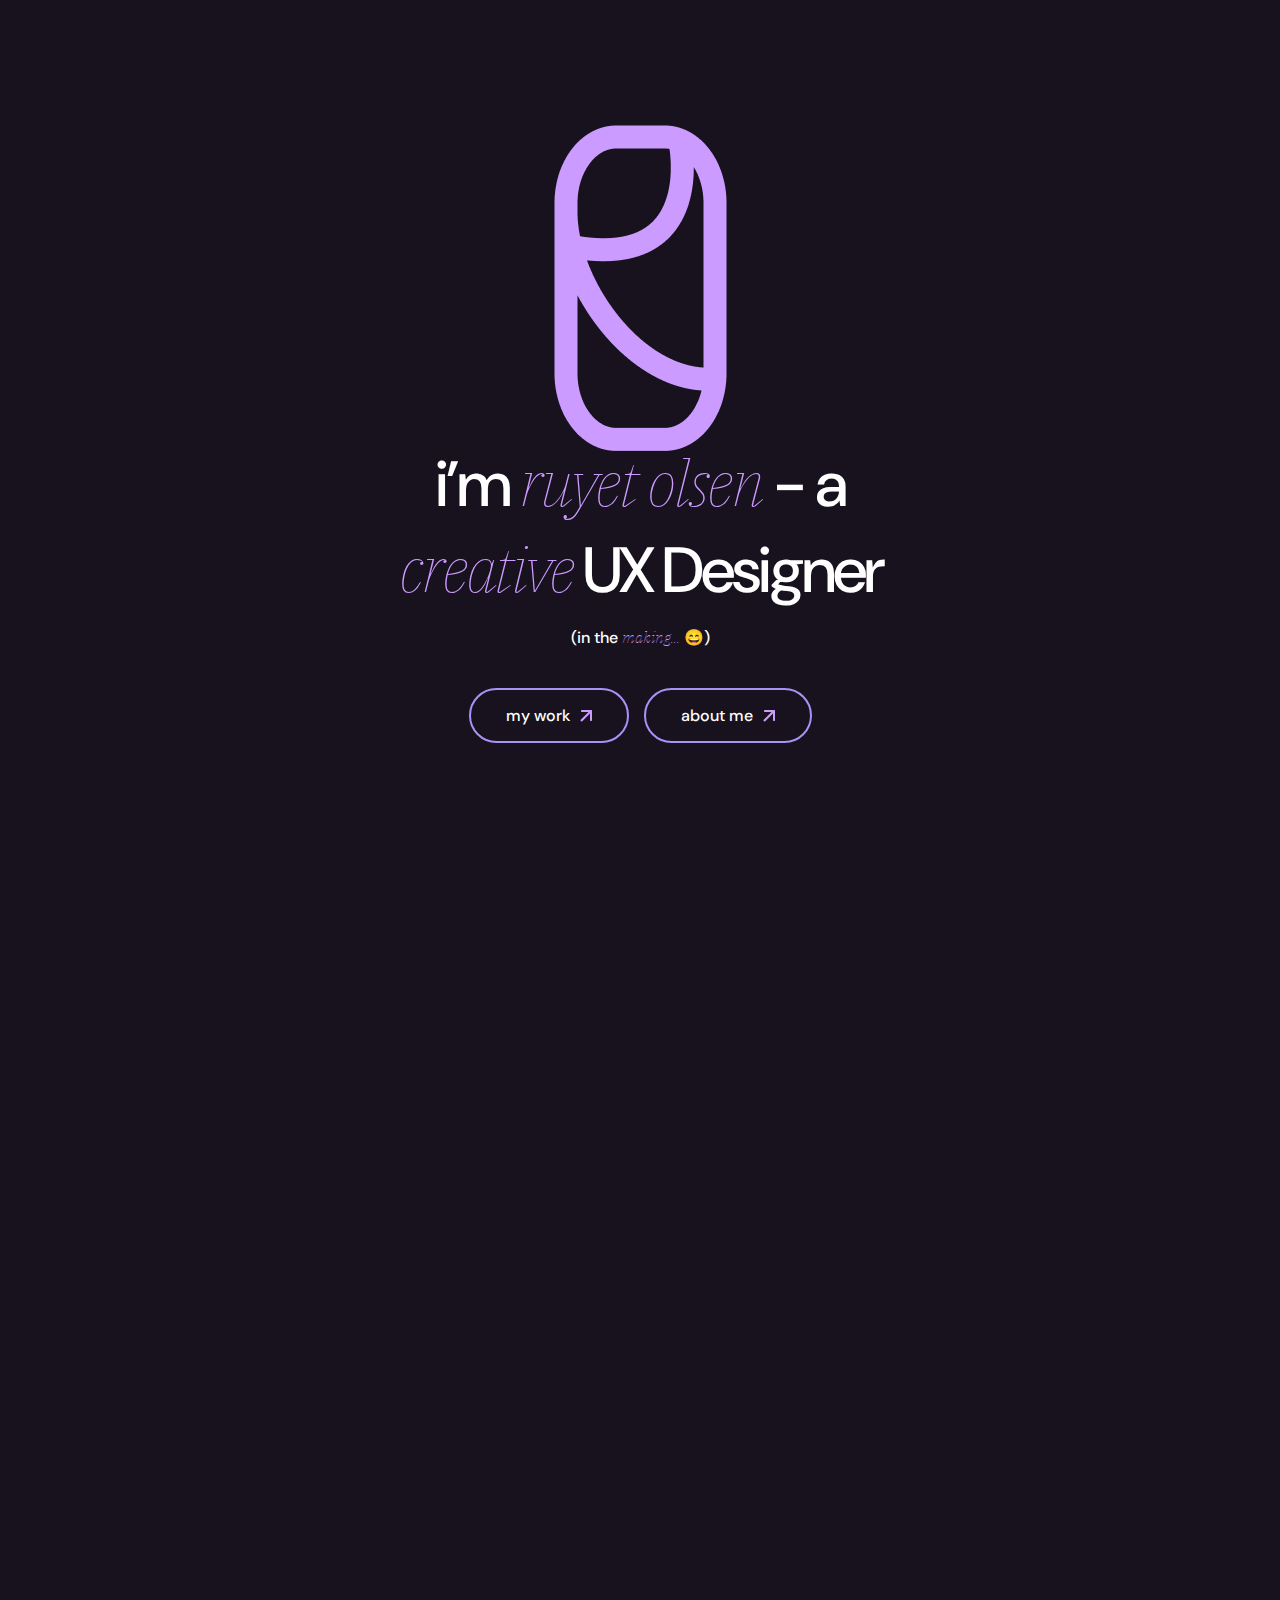
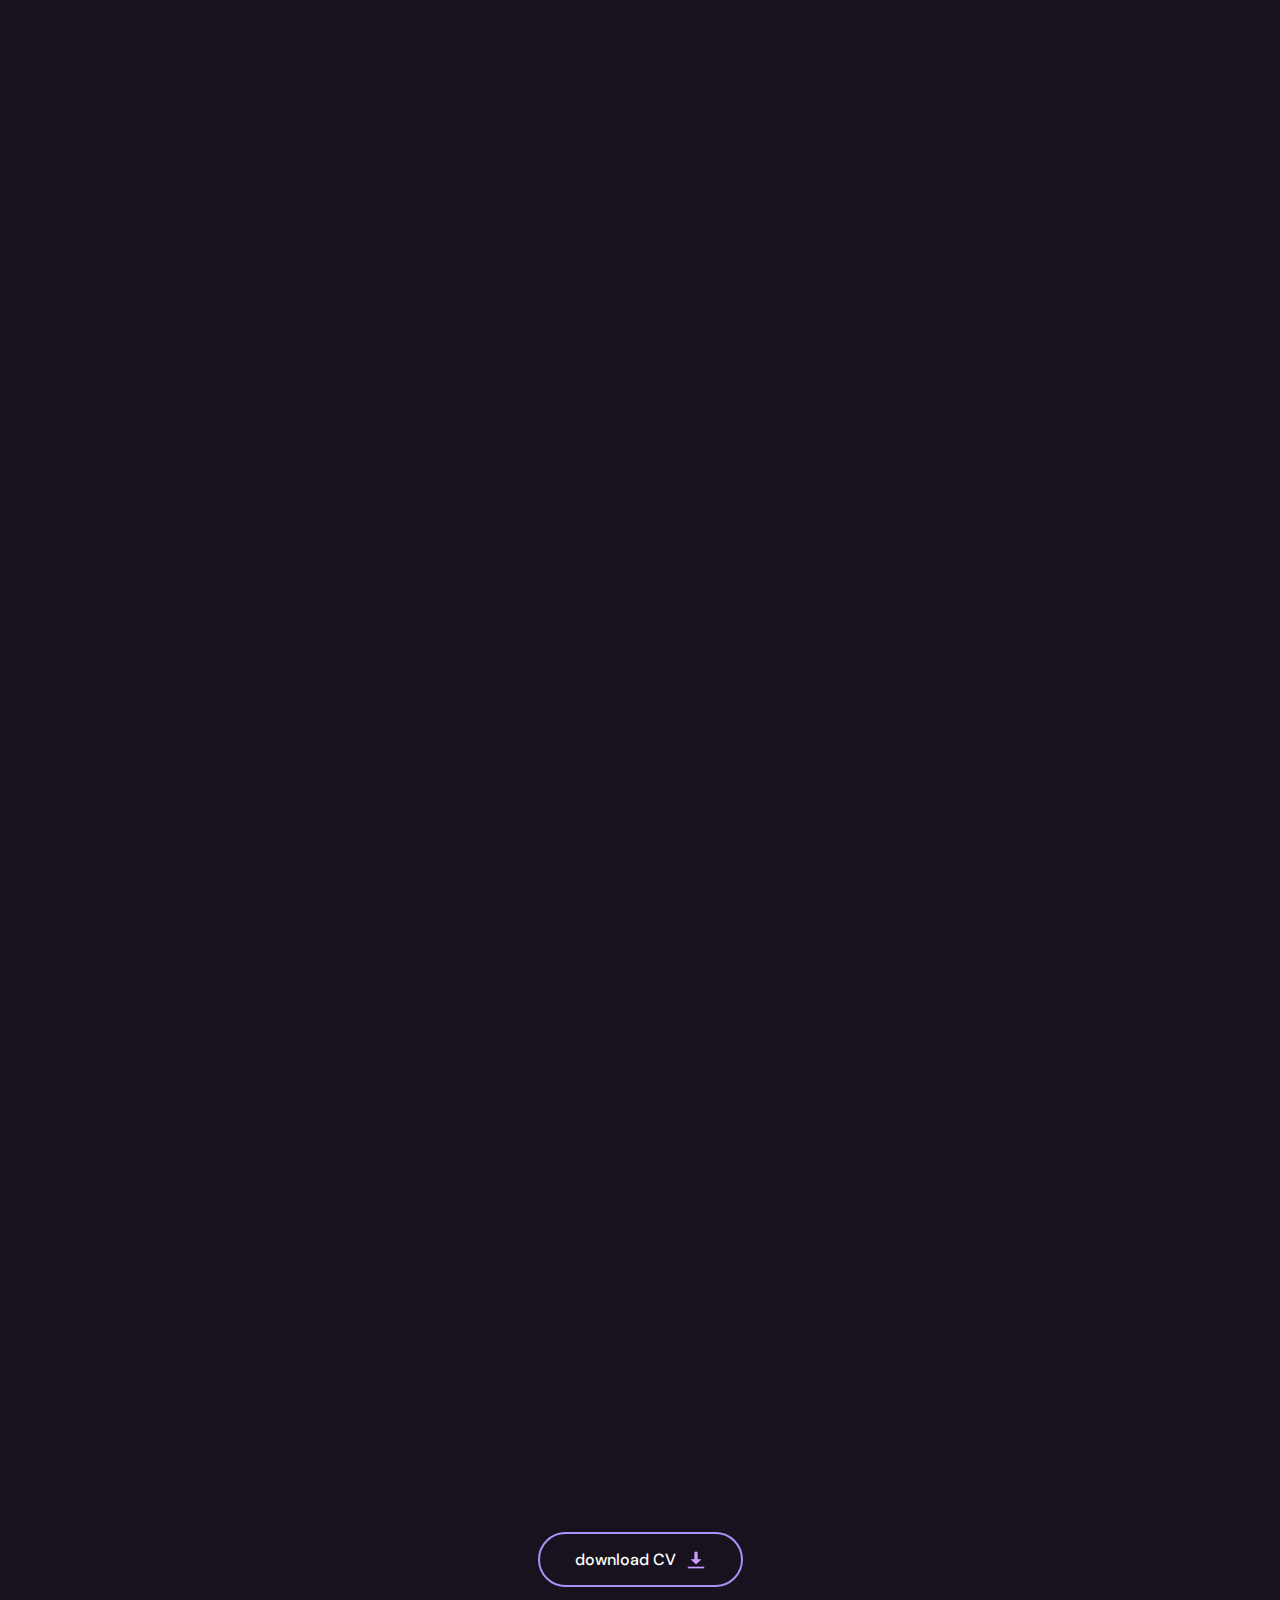
<file: index.html>
<!DOCTYPE html>
<html lang="en">

<head>
    <!-- Default HTML head containting CSS and google font link -->
    <meta charset="UTF-8" />
    <meta name="theme-color" content="#18121e">
    <meta name="viewport" content="width=device-width; initial-scale=1.0; maximum-scale=1.0; user-scalable=0;" />
    <link rel="apple-touch-icon" sizes="180x180" href="/apple-touch-icon.png" />
    <link rel="icon" type="image/png" sizes="32x32" href="/favicon-32x32.png" />
    <link rel="icon" type="image/png" sizes="16x16" href="/favicon-16x16.png" />
    <link rel="manifest" href="/site.webmanifest" />
    <link rel="stylesheet" href="assets/css/style.css" />
    <link rel="preconnect" href="https://fonts.googleapis.com" />
    <link rel="preconnect" href="https://fonts.gstatic.com" crossorigin />
    <link href="https://fonts.googleapis.com/css2?family=DM+Sans:ital,opsz,wght@0,9..40,100..1000;1,9..40,100..1000&family=IBM+Plex+Serif:ital@0;1&family=Open+Sans:ital,wght@0,300..800;1,300..800&display=swap" rel="stylesheet" />
    <title>Portfolio</title>
</head>

<body>
    <div class="container">
        <div class="header-container fade-in-column">
            <div class="logo">
                <img src="components/Logo.png" alt="Logo" />
            </div>
            <h2 class="title">
                i’m <span>ruyet olsen</span> - a <br /><span>creative</span> UX Designer
            </h2>
            <h2 class="subtitle">(in the <span>making...</span> 😄)</h2>

            <div class="buttons-container">
                <a href="#portfolio" class="custom-button">
                    <p>my work</p>
                    <img src="components/Arrow.png" alt="arrow" class="arrow-icon arrow-down" />
                </a>
                <a href="#aboutme" class="custom-button">
                    <p>about me</p>
                    <img src="components/Arrow.png" alt="arrow" class="arrow-icon arrow-down" />
                </a>
            </div>
            <div class="portfolio-content fade-in-column">
                <!-- <span id="portfolio">portfolio</span> -->
                <div id="portfolio" class="anchor-fix"></div>
                <span>portfolio</span>
                <h3>turning ideas into digital experiences.</h3>
                <div class="grid-wrapper">
                    <div class="grid-container">
                        <div id="portfolio-cardmarket">
                            <a href="project-cardmarket.html?from=cardmarket" class="card-link">
                                <div class="grid-item">
                                    <div class="tags">
                                        <p>#UI/UX design</p>
                                        <p>#user research</p>
                                        <p>#prototyping</p>
                                    </div>
                                    <div class="overlay"></div>
                                    <img src="components/Projects_Cardmarket.jpg" alt="Cardmarket" />
                                    <div class="project-name" data-hover="Explore">
                                        Cardmarket App
                                    </div>
                                </div>
                            </a>
                        </div>
                        <div id="portfolio-lider-reizen">
                            <a href="project-lider-reizen.html?from=lider-reizen" class="card-link">
                                <div class="grid-item">
                                    <div class="tags">
                                        <p>#branding</p>
                                        <p>#UI/UX design</p>
                                        <p>#web development</p>
                                    </div>
                                    <div class="overlay"></div>
                                    <img src="components/Projects_Lider_Reizen.png" alt="Lider Reizen" />
                                    <div class="project-name" data-hover="Explore">
                                        Lider Reizen
                                    </div>
                                </div>
                            </a>
                        </div>
                        <div id="portfolio-train-app">
                            <a href="project-train-app.html?from=train-app" class="card-link">
                                <div class="grid-item">
                                    <div class="tags">
                                        <p>#UI design</p>
                                        <p>#user-centered design</p>
                                        <p>#prototyping</p>
                                    </div>
                                    <div class="overlay"></div>
                                    <img src="components/Projects_Train_Mobile_App.png" alt="Train App" />
                                    <div class="project-name" data-hover="Explore">
                                        Train App
                                    </div>
                                </div>
                            </a>
                        </div>
                        <div id="portfolio-flyers">
                            <a href="project-flyers.html?from=flyers" class="card-link">
                                <div class="grid-item">
                                    <div class="tags">
                                        <p>#graphic design</p>
                                    </div>
                                    <div class="overlay"></div>
                                    <img src="components/Projects_Flyer_Design_mockup.jpg" alt="Flyer Kermes" />
                                    <div class="project-name" data-hover="Explore">
                                        Flyers
                                    </div>
                                </div>
                            </a>
                        </div>
                        <div id="portfolio-aria-argentata">
                            <a href="project-aria-argentata.html?from=aria-argentata" class="card-link">
                                <div class="grid-item">
                                    <div class="tags">
                                        <p>#UX design</p>
                                        <p>#user research</p>
                                        <p>#prototyping</p>
                                    </div>
                                    <div class="overlay"></div>
                                    <img src="components/Projects_Aria_Argentata.png" alt="Aria Argentata" />
                                    <div class="project-name" data-hover="Explore">
                                        Aria Argentata
                                    </div>
                                </div>
                            </a>
                        </div>
                        <div id="portfolio-bike-lamp-movie">
                            <a href="project-bike-lamp-movie.html?from=bike-lamp-movie" class="card-link">
                                <div class="grid-item">
                                    <div class="tags">
                                        <p>#motion design</p>
                                        <p>#videography</p>
                                        <p>#editing</p>
                                    </div>
                                    <div class="overlay"></div>
                                    <img src="components/Projects_The_Bike_Lamp_mockup.jpg" alt="Bike Lamp Movie" />
                                    <div class="project-name" data-hover="Explore">Bike Lamp</div>
                                </div>
                            </a>
                        </div>
                        <div id="portfolio-interactive-map">
                            <a href="project-interactive-map.html?from=interactive-map" class="card-link">
                                <div class="grid-item">
                                    <div class="tags">
                                        <p>#web development</p>
                                        <p>#interactive design</p>
                                        <p>#usability</p>
                                    </div>
                                    <div class="overlay"></div>
                                    <img src="components/Projects_Interactive_Map_Mockup.jpg" alt="Interactive Map of Eindhoven" />
                                    <div class="project-name" data-hover="Explore">
                                        Interactive Map
                                    </div>
                                </div>
                            </a>
                        </div>
                        <div id="portfolio-jumper">
                            <a href="project-jumper.html?from=jumper" class="card-link">
                                <div class="grid-item">
                                    <div class="tags">
                                        <p>#game development</p>
                                        <p>#unity</p>
                                    </div>
                                    <div class="overlay"></div>
                                    <img src="components/Projects_Jumper_mockup.jpg" alt="Jumper" />
                                    <div class="project-name" data-hover="Explore">
                                        Jumper 2D Game
                                    </div>
                                </div>
                            </a>
                        </div>
                        <div id="portfolio-soon">
                            <a href="" class="card-link">
                                <div class="grid-item">
                                    <div class="tags">
                                        <p>#?</p>
                                    </div>
                                    <div class="overlay"></div>
                                    <img src="components/Soon.jpg" alt="Jumper" />
                                    <div class="project-name" data-hover="Explore">
                                        More projects soon!
                                    </div>
                                </div>
                            </a>
                        </div>
                    </div>
                </div>
            </div>
            <div class="aboutme-content fade-in-column">
                <!-- <span id="aboutme">about me</span> -->
                <div id="aboutme" class="anchor-fix"></div>
                <span>about me</span>

                <h3>who am I?</h3>
                <div class="aboutme-container">
                    <div class="profile-image">
                        <img src="components/About-Me-Image1.png" alt="Profile Picture" />
                    </div>
                    <div class="aboutme-text">
                        <p>
                            Hey! I’m Ruyet, a UX designer who loves turning ideas into digital products that make sense and feel good to use.
                        </p>
                        <p>
                            I started out in graphic design, photography, and video editing, which is why I naturally care about storytelling, visuals, and the little details that tie things together. Along the way, I picked up front-end skills, HTML, CSS & JavaScript, helping me
                            understand what’s actually possible during development. I enjoy working in that middle space, where design meets code, and creating solutions that aren’t just nice to look at, but practical to build.
                            <p>Outside of work, I’m collecting Pokémon cards, watching soccer, spending time with my friends and family and traveling whenever I get the chance.</p>
                    </div>
                </div>
            </div>
            <div class="buttons-container" style="padding-bottom: 8rem; margin-top: -10rem">
                <a href="components/Ruyetullah Olsen CV.pdf" class="custom-button" target="_blank">
                    <p>download CV</p>
                    <img src="components/Download-icon.png" alt="arrow" />
                    <!-- <img src="components/Arrow.png" alt="arrow" class="arrow-icon" /> -->
                </a>
            </div>

            <div class="contact-content fade-in-column">
                <span>contact me</span>
                <h3>get in touch.</h3>
                <div class="contact-container">
                    <div class="buttons-container">
                        <a href="tel:+31633399849" class="custom-button">
                            <p>call me</p>
                            <img src="components/Call-icon.png" alt="arrow" />
                            <div class="tooltip" data-copy="+31 6 3339 9849" onclick="copyToClipboard(event)">
                                +31 6 3339 9849
                                <img src="components/Copy-Icon.png" alt="Copy to clipboard" class="clipboard-icon" />
                            </div>
                        </a>
                        <a href="mailto:ruyetolsen@gmail.com" class="custom-button">
                            <p>email me</p>
                            <img src="components/Email-icon.png" alt="arrow" />
                            <div class="tooltip" data-copy="ruyetolsen@gmail.com" onclick="copyToClipboard(event)">
                                ruyetolsen@gmail.com
                                <img src="components/Copy-Icon.png" alt="Copy to clipboard" class="clipboard-icon" />
                            </div>
                        </a>
                        <a href="https://www.linkedin.com/in/ruyetolsen/" target="_blank" class="custom-button">
                            <p>LinkedIn</p>
                            <img src="components/Linkedin-icon.png" alt="arrow" />
                            <div class="tooltip" data-copy="https://www.linkedin.com/in/ruyetolsen/" onclick="copyToClipboard(event)">
                                https://www.linkedin.com/in/ruyetolsen/
                                <img src="components/Copy-Icon.png" alt="Copy to clipboard" class="clipboard-icon" />
                            </div>
                        </a>
                    </div>
                </div>
            </div>
        </div>
    </div>
    <script src="assets/js/script.js"></script>
</body>

</html>
</file>
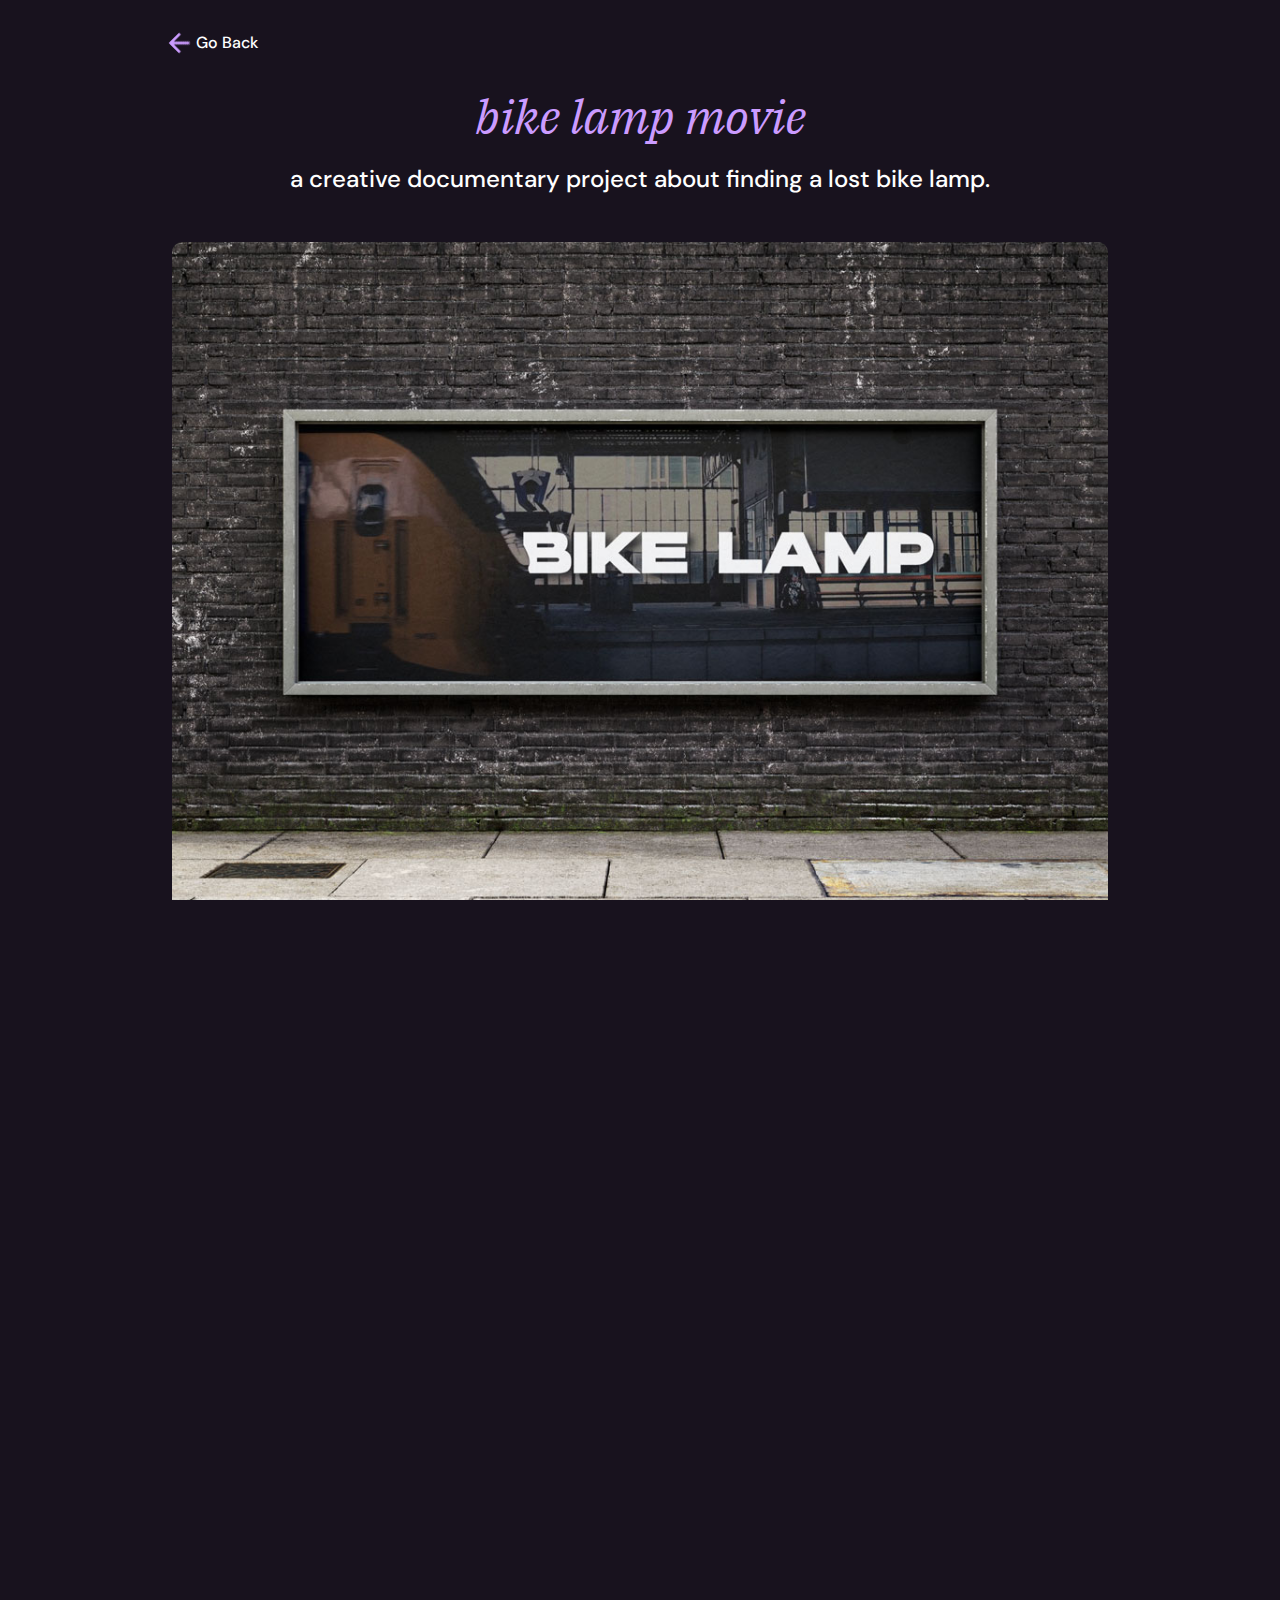
<file: project-bike-lamp-movie.html>
<!DOCTYPE html>
<html lang="en">
  <head>
    <meta charset="UTF-8" />
    <meta
      name="viewport"
      content="width=device-width; initial-scale=1.0; maximum-scale=1.0; user-scalable=0;"
    />
    <link rel="stylesheet" href="assets/css/project.css" />

    <link rel="preconnect" href="https://fonts.googleapis.com" />
    <link rel="preconnect" href="https://fonts.gstatic.com" crossorigin />
    <link
      href="https://fonts.googleapis.com/css2?family=DM+Sans:ital,opsz,wght@0,9..40,100..1000;1,9..40,100..1000&family=IBM+Plex+Serif:ital@0;1&family=Open+Sans:ital,wght@0,300..800;1,300..800&display=swap"
      rel="stylesheet"
    />
    <title>Bike Lamp Movie Project</title>
  </head>

  <body>
    <div class="project-container">
      <a href="index.html" class="back-button" onclick="goBack(event)">
        <img src="components/Arrow.png" alt="Back Arrow" /> Go Back
      </a>

      <div class="project-header">
        <span>bike lamp movie</span>
        <h3>a creative documentary project about finding a lost bike lamp.</h3>

        <img
          src="components/Projects_The_Bike_Lamp_mockup.jpg"
          alt="Bike Lamp Movie"
        />
      </div>
      <div class="buttons-container">
        <a
          href="https://www.youtube.com/watch?v=x6WsCBk5PhA/"
          class="custom-button"
          target="_blank"
        >
          <p>watch movie</p>
          <img src="components/Arrow.png" alt="arrow" class="arrow-icon" />
        </a>
      </div>

      <section class="project-description">
        <p>
          The Bike Lamp Movie is a documentary project where I handled
          videography, editing, and creative problem-solving. Recording the
          video was both enjoyable and challenging, requiring attention to
          detail to capture shots that aligned with the story's narrative. This
          process taught me the importance of planning each shot with editing in
          mind.
        </p>
        <img
          src="components/Projects_The_Bike_Lamp_color.png"
          alt="Project Image Example"
        />
        <p>
          For editing, I transitioned from Adobe After Effects to Davinci
          Resolve, adapting to new workflows and refining techniques like color
          grading, transitions, and audio adjustments. Highlights included
          creating an animated title reveal, blending shots with seamless
          transitions, and adding 'crime scene' imagery for dramatic effect.
          This project sharpened my technical and storytelling skills in video
          production.
        </p>
      </section>
    </div>
  </body>
</html>
</file>
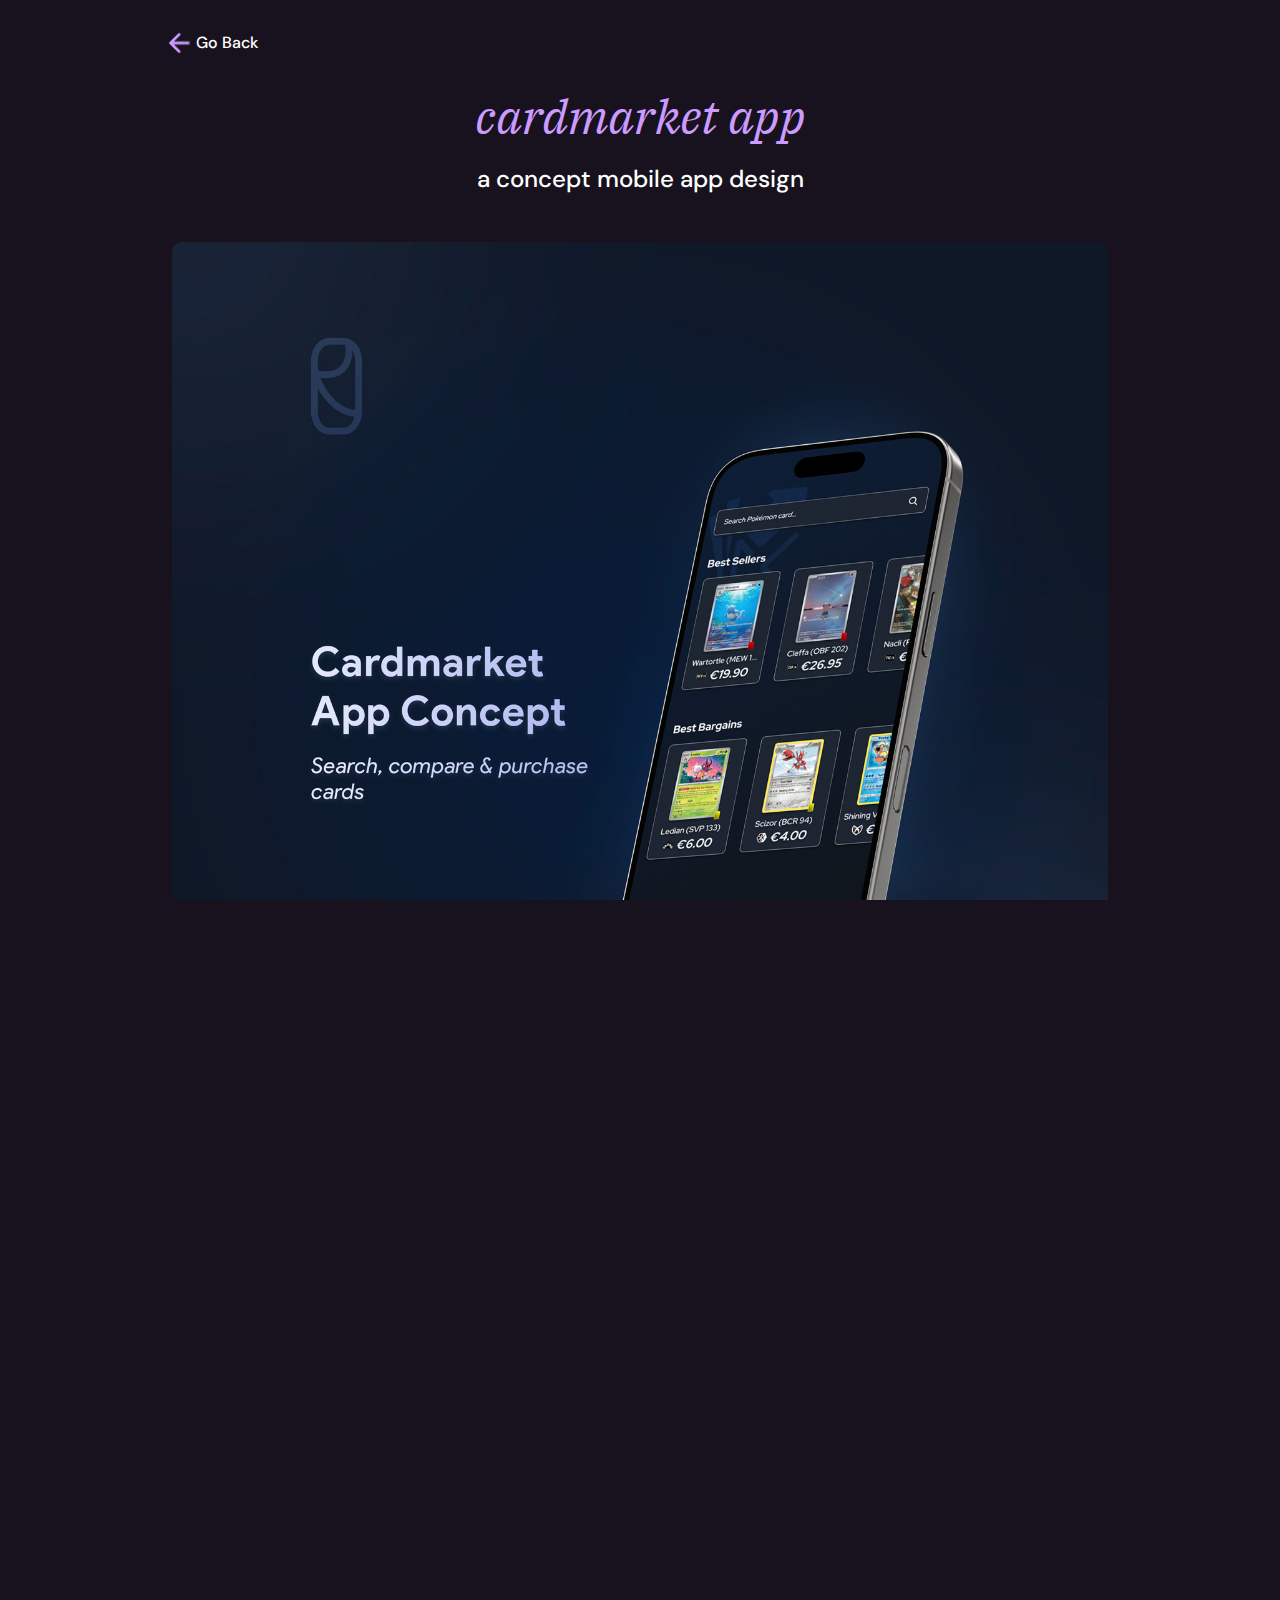
<file: project-cardmarket.html>
<!DOCTYPE html>
<html lang="en">

<head>
    <meta charset="UTF-8" />
    <meta name="viewport" content="width=device-width, initial-scale=1.0" />
    <link rel="stylesheet" href="assets/css/project.css" />

    <link rel="preconnect" href="https://fonts.googleapis.com" />
    <link rel="preconnect" href="https://fonts.gstatic.com" crossorigin />
    <link href="https://fonts.googleapis.com/css2?family=DM+Sans:ital,opsz,wght@0,9..40,100..1000;1,9..40,100..1000&family=IBM+Plex+Serif:ital@0;1&family=Open+Sans:ital,wght@0,300..800;1,300..800&display=swap" rel="stylesheet" />
    <title>Cardmarket App</title>
</head>

<body>
    <div class="project-container">
        <a href="index.html" class="back-button" onclick="goBack(event)">
            <img src="components/Arrow.png" alt="Back Arrow" /> Go Back
        </a>

        <div class="project-header">
            <span>cardmarket app</span>
            <h3>a concept mobile app design</h3>

            <img src="components/Projects_Cardmarket.jpg" alt="Lider Reizen Header Image" />
        </div>


        <section class="project-description">
            <h3>Introduction</h3>
            <p>
                Cardmarket is a P2P online marketplace for buying and selling trading cards. The platform lets users buy directly from other users rather than from a webshop. Think of it like Marktplaats, but only for trading cards. It offers secure transactions, reviews,
                and other features to make the experience safe.
            </p>
            <p>
                A few months ago, I started collecting Pokémon cards again. I remember when I was a kid, we used to throw them around, and now I’m here hunting down cards to buy and trade. I quickly got introduced to Cardmarket, since it’s the most trusted P2P marketplace
                in Europe, with both buyers and sellers only from Europe, making it a must for collectors.
            </p>
            <p>
                After using it almost daily, I noticed a lot of elements that could be improved for a better user experience. After searching online and talking to friends, I realized I wasn’t the only one. Because of that, I saw this as a good opportunity to turn it
                into a project and build some experience.
            </p>
            <h3>Discover: Understanding how users currently shop on mobile</h3>
            <p>
                The main issue is that Cardmarket doesn’t have a mobile app, only a website. This is a problem because most users access it on their phones. I was curious to see how other users feel when using it on mobile. Are there more issues that could be improved?
            </p>
            <p>
                To find out, I did user research through surveys and a few interviews. I created a survey with key questions to get insight into user behavior and their struggles. I also interviewed a few friends who collect Pokémon cards as well.
            </p>
            <p>
                Based on this research, the key findings were:<br> - Top activities are: searching cards, checking prices, and buying cards. <br>- The majority use Cardmarket on their mobile phone. <br>- Users are generally satisfied but still reported
                multiple issues.
            </p>
            <h3>Define: Identifying key UX pain points</h3>
            <p>
                The survey also gave insights into user pain points. The main points are:<br>- Browsing and filtering cards on mobile feels slow and cluttered. Having to reapply filters every time you close the site is annoying. <br>- The “cheapest” card
                shown is often in another language instead of English, which can be confusing. <br>- Shipping costs aren’t visible right away, you have to add the card to your basket to calculate them. <br>- Adding a card to your wishlist takes too many
                steps and feels time-consuming.
            </p>
            <p>
                Users need a faster and more convenient way to browse and manage cards on mobile. The current Cardmarket experience makes checking prices and comparing sellers slow and inefficient.
            </p>
            <h3>Develop – Ideation: Exploring different layout + flow ideas</h3>
            <p>
                After defining the main pain points, I started thinking of different ways to make the mobile experience faster and better. I sketched multiple layouts to simplify card search and filters, and brainstormed how the filter section could be less cluttered
                and cleaner for the user.
            </p>
            <h3>Develop – Wireframes</h3>
            <p>
                Based on the best ideas, I created low-fidelity wireframes to help validate structure and layout. This also allowed me to brainstorm further while designing.
            </p>
            <img src="components/Projects_Cardmarket_Wireframe.jpg" alt="Another Project Image" />
            <p>
                I focused on making key actions easier compared to Cardmarket now. The main flow I worked on was: homepage → search → card details → filters → add to wishlist. These were the most important steps based on the survey.
            </p>
            <h3>Develop – Design Decisions</h3>
            <b>Homepage</b>
            <p>
                I removed unnecessary sections to make the page cleaner and less confusing. I also added card rarity colors so you can quickly see what type of card it is at a glance.
            </p>
            <img src="components/Projects_Cardmarket_BA_Homepage.jpg" alt="Another Project Image" />
            <b>Wishlist</b>
            <p>
                I redesigned the wishlist to make it cleaner and easier to use when adding or editing products. Previously, adding a card to your wishlist took too many steps (choosing condition, quantity, language, etc.). I added a simple heart icon that adds the card
                instantly, and a shopping cart icon on each wishlist item for quick purchase. </p>
            <img src="components/Projects_Cardmarket_BA_Wishlist.jpg" alt="Another Project Image" />
            <b>Search results</b>
            <p>
                I changed the layout to a 2-card grid instead of showing only one card per row. I also added a wishlist icon for quick saving.
            </p>
            <img src="components/Projects_Cardmarket_BA_Search_Results.jpg" alt="Another Project Image" />
            <b>Sort pop-up</b>
            <p>
                I redesigned the sort popup to make it more universal and give it a cleaner, simpler look.
            </p>
            <img src="components/Projects_Cardmarket_BA_Sort_Popup.jpg" alt="Another Project Image" />

            <b>Card detail page</b>
            <p>
                The card detail page had too much pricing information, and users had to scroll to find the cheapest option. I moved the extra details under a “View more information +” section so the three cheapest prices are shown immediately. I also added the shipping
                costs directly on the screen, which removes the need to add items to the cart just to compare totals.
            </p>
            <img src="components/Projects_Cardmarket_BA_Card_Detail.jpg" alt="Another Project Image" />
            <b>Filter pop-up</b>
            <p>
                The filter popup was cluttered, and choosing the preferred language every time was an unnecessary step. I removed unnecessary filter options and redesigned the popup so it shows your last used filters first. Additional options can be expanded by tapping
                “view more…”, making the process faster and easier.
            </p>
            <img src="components/Projects_Cardmarket_BA_Filter_Popup.jpg" alt="Another Project Image" />
            <h3>Outcome</h3>
            <p>
                The redesigned mobile experience made the workflow way simpler. Users can immediately access the three cheapest listings without scrolling, view shipping costs before checkout, save items to their wishlist in one tap, and reuse their previously selected
                filters. These changes reduced unnecessary steps and improved clarity and overall workflow for the user.
            </p>
            <h3>Reflection</h3>
            <p>
                This project was really fun to work on, especially because I can relate to the users myself, which made it more interesting. I strengthened my ability to connect research insights to real UI decisions. I designed most of the solutions based on research,
                which is really important for UX. It also showed me how small usability changes can make a big improvement in user efficiency. <br><br>If I continued, I would do user testing with more collectors and explore extra features
                that I didn’t include because of the project scope. I’m currently exploring the possibility of turning this concept into a real product by discussing development options with an app developer. It would be a great achievement to see this
                design become something collectors can actually use to improve their buying and trading experience.
            </p>
            <img src="components/Projects_Cardmarket_Final.jpg" alt="Another Project Image" />

        </section>
    </div>
</body>

</html>
</file>
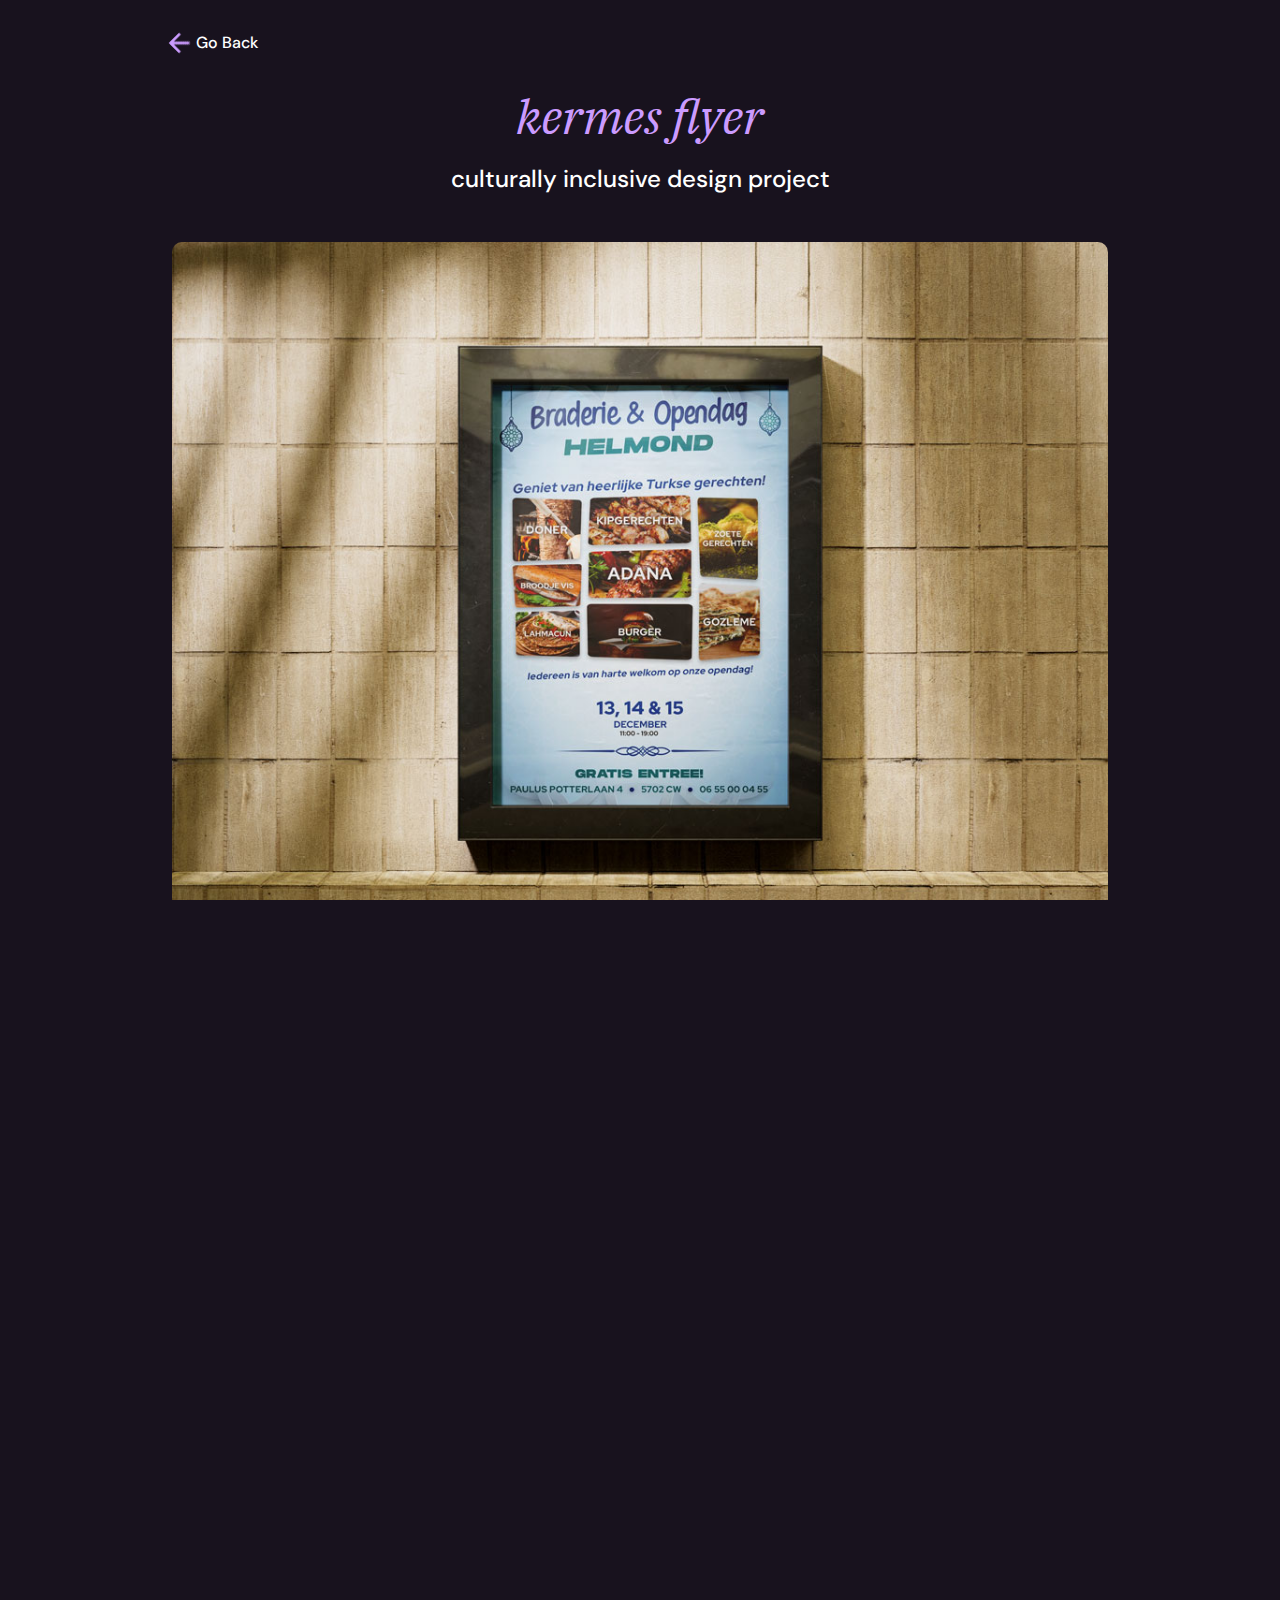
<file: project-flyer-kermes.html>
<!DOCTYPE html>
<html lang="en">
  <head>
    <meta charset="UTF-8" />
    <meta name="viewport" content="width=device-width, initial-scale=1.0" />
    <link rel="stylesheet" href="assets/css/project.css" />

    <link rel="preconnect" href="https://fonts.googleapis.com" />
    <link rel="preconnect" href="https://fonts.gstatic.com" crossorigin />
    <link
      href="https://fonts.googleapis.com/css2?family=DM+Sans:ital,opsz,wght@0,9..40,100..1000;1,9..40,100..1000&family=IBM+Plex+Serif:ital@0;1&family=Open+Sans:ital,wght@0,300..800;1,300..800&display=swap"
      rel="stylesheet"
    />
    <title>Flyer Kermes Project</title>
  </head>

  <body>
    <div class="project-container">
      <a href="index.html" class="back-button" onclick="goBack(event)">
        <img src="components/Arrow.png" alt="Back Arrow" /> Go Back
      </a>

      <div class="project-header">
        <span>kermes flyer</span>
        <h3>culturally inclusive design project</h3>

        <img
          src="components/Projects_Flyer_Design_mockup.jpg"
          alt="Train Mobile App"
        />
      </div>

      <section class="project-description">
        <p>
          The Flyer Kermes project focused on redesigning the flyer for our
          local mosque's annual event. The goal was to create a culturally
          sensitive design that welcomed a diverse audience. Feedback from
          community members emphasized the need for clearer event details and
          bilingual versions in Turkish and Dutch. This project taught me the
          importance of community input and cultural inclusivity in design,
          guiding future improvements.
        </p>
        <img
          src="components/Projects_Flyer_Design_final.jpg"
          alt="Train Mobile App"
        />
      </section>
    </div>
  </body>
</html>
</file>
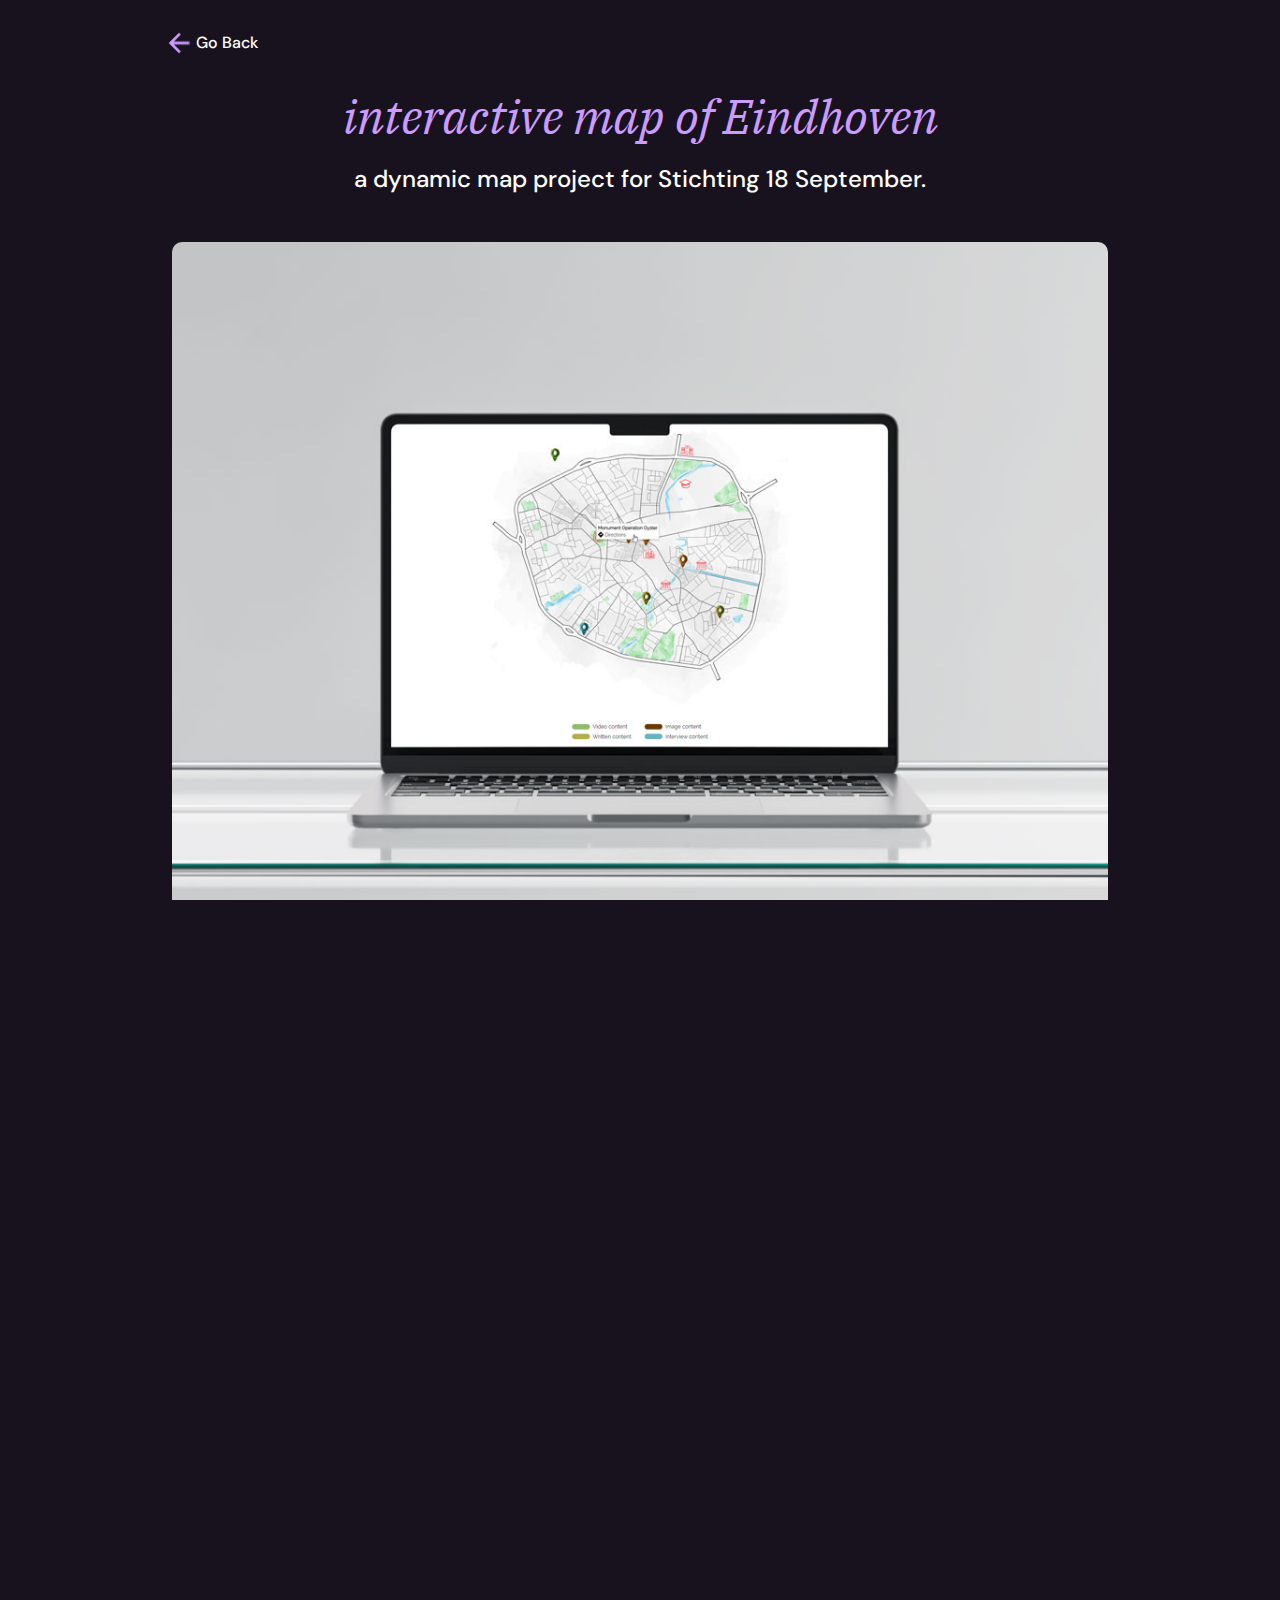
<file: project-interactive-map.html>
<!DOCTYPE html>
<html lang="en">
  <head>
    <meta charset="UTF-8" />
    <meta name="viewport" content="width=device-width, initial-scale=1.0" />
    <link rel="stylesheet" href="assets/css/project.css" />

    <link rel="preconnect" href="https://fonts.googleapis.com" />
    <link rel="preconnect" href="https://fonts.gstatic.com" crossorigin />
    <link
      href="https://fonts.googleapis.com/css2?family=DM+Sans:ital,opsz,wght@0,9..40,100..1000;1,9..40,100..1000&family=IBM+Plex+Serif:ital@0;1&family=Open+Sans:ital,wght@0,300..800;1,300..800&display=swap"
      rel="stylesheet"
    />
    <title>Interactive Map Project</title>
  </head>

  <body>
    <div class="project-container">
      <a href="index.html" class="back-button" onclick="goBack(event)">
        <img src="components/Arrow.png" alt="Back Arrow" /> Go Back
      </a>

      <div class="project-header">
        <span>interactive map of Eindhoven</span>
        <h3>a dynamic map project for Stichting 18 September.</h3>
        <img
          src="components/Projects_Interactive_Map_Mockup.jpg"
          alt="Interactive Map"
        />
      </div>
      <div class="buttons-container">
        <a
          href="https://i507444.hera.fontysict.net/Interactive_Map/"
          class="custom-button"
          target="_blank"
        >
          <p>visit website</p>
          <img src="components/Arrow.png" alt="arrow" class="arrow-icon" />
        </a>
      </div>

      <section class="project-description">
        <p>
          The Interactive Map of Eindhoven is a web project designed entirely by
          hand, without relying on pre-existing frameworks, using HTML, CSS, and
          JavaScript. As the main developer, I focused on creating a dynamic map
          with seamless zoom, drag, and interactive marker functionalities,
          providing users with a smooth and engaging experience.
        </p>
        <img
          src="components/Projects_Interactive_Map_popup.png"
          alt="Another Project Image"
        />
        <p>
          Key features include a dynamic zoom function that ensures optimal
          visibility on any device, draggable navigation for intuitive
          exploration, and interactive pop-ups offering historical insights and
          Google Maps directions. The decision to hand-code the entire project
          allowed for full customization and a deeper understanding of the
          technical challenges.
        </p>

        <p>
          The development process included resolving conflicts between different
          zoom implementations and integrating custom pop-up designs while
          ensuring compatibility. Overcoming these challenges significantly
          improved my coding and problem-solving skills. The final product
          serves as both a navigational tool and an educational resource,
          showcasing Eindhoven’s rich history.
        </p>
      </section>
    </div>
  </body>
</html>
</file>
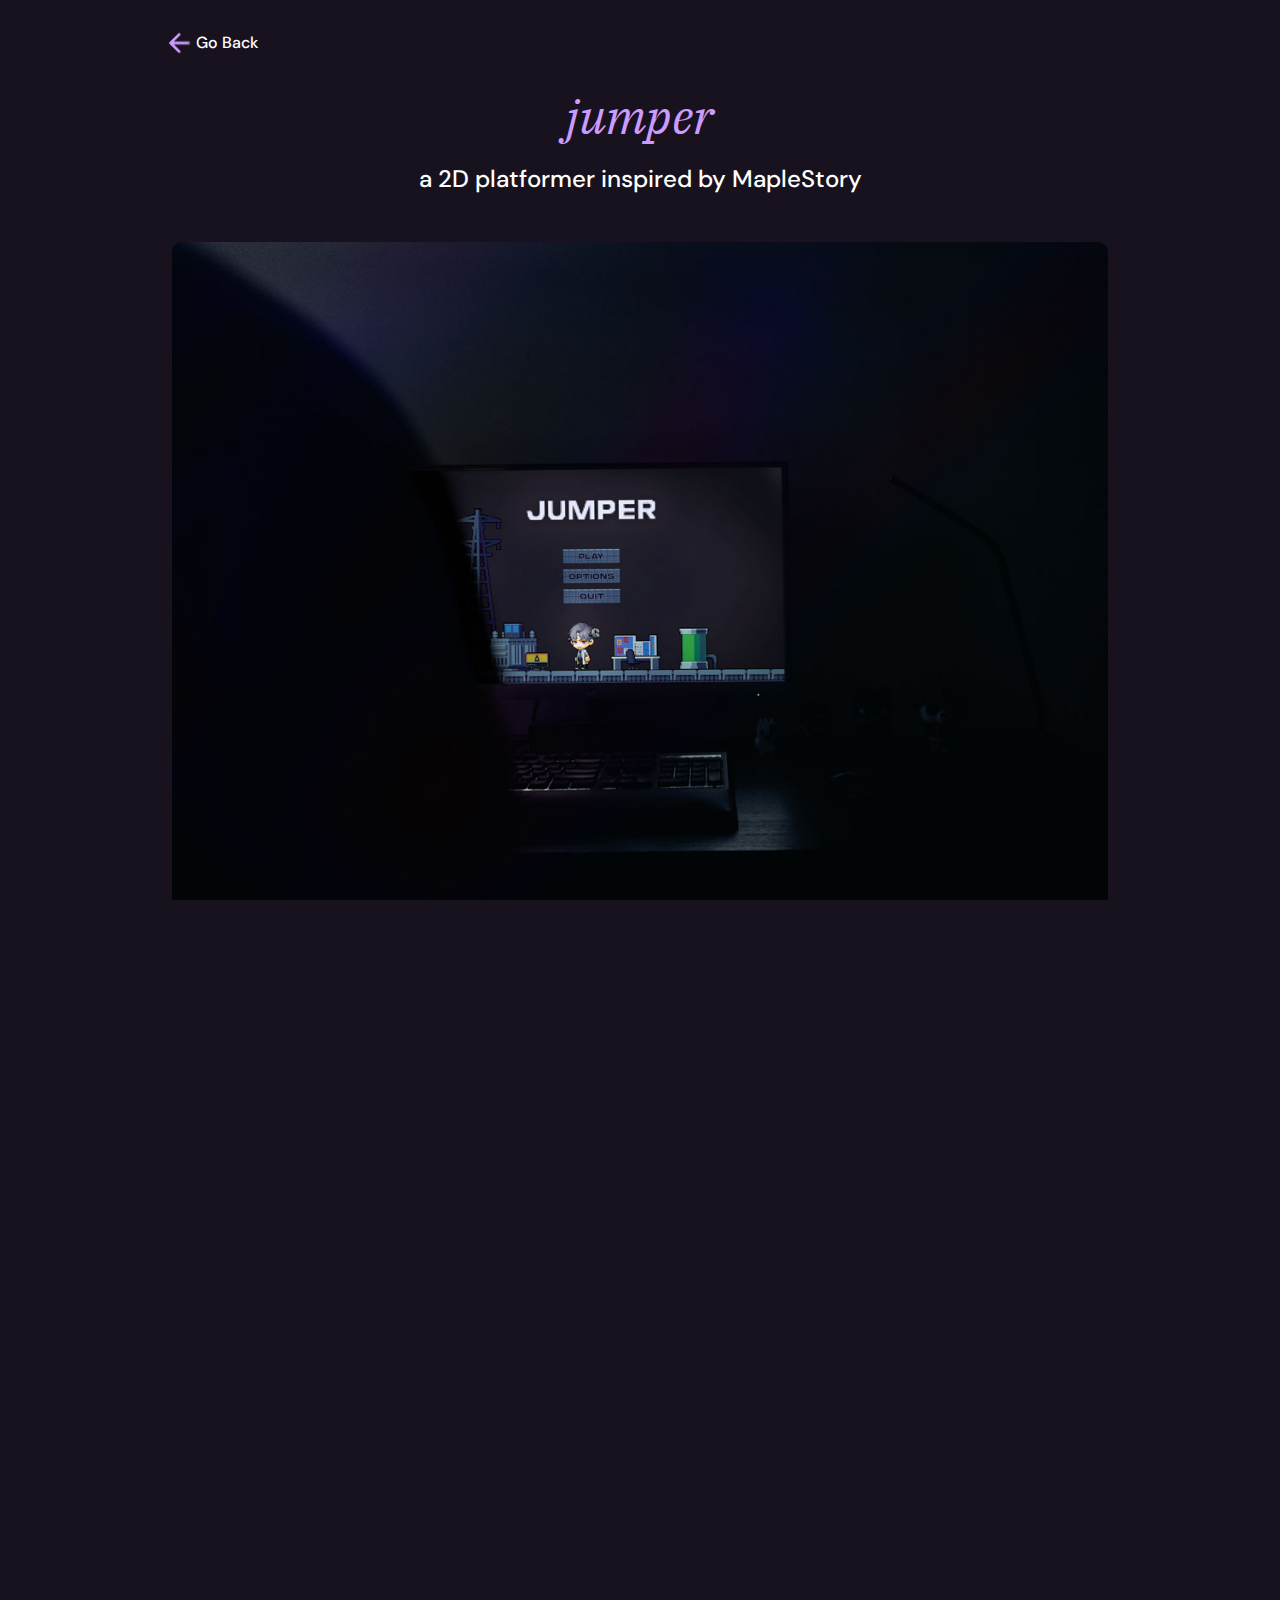
<file: project-jumper.html>
<!DOCTYPE html>
<html lang="en">

<head>
    <meta charset="UTF-8" />
    <meta name="viewport" content="width=device-width, initial-scale=1.0" />
    <link rel="stylesheet" href="assets/css/project.css" />

    <link rel="preconnect" href="https://fonts.googleapis.com" />
    <link rel="preconnect" href="https://fonts.gstatic.com" crossorigin />
    <link href="https://fonts.googleapis.com/css2?family=DM+Sans:ital,opsz,wght@0,9..40,100..1000;1,9..40,100..1000&family=IBM+Plex+Serif:ital@0;1&family=Open+Sans:ital,wght@0,300..800;1,300..800&display=swap" rel="stylesheet" />
    <title>Jumper Project</title>
</head>

<body>
    <div class="project-container">
        <a href="index.html" class="back-button" onclick="goBack(event)">
            <img src="components/Arrow.png" alt="Back Arrow" /> Go Back
        </a>

        <div class="project-header">
            <span>jumper</span>
            <h3>a 2D platformer inspired by MapleStory</h3>

            <img src="components/Projects_Jumper_mockup.jpg" alt="Lider Reizen Header Image" />
        </div>
        <div class="buttons-container">
            <a href="https://ruyet.itch.io/jumper/" class="custom-button" target="_blank">
                <p>play game</p>
                <img src="components/Arrow.png" alt="arrow" class="arrow-icon" />
            </a>
        </div>

        <section class="project-description">
            <p>
                Jumper is a 2D platformer game inspired by the classic jump quests in MapleStory. The goal was to create a challenging but fun experience through precise controls, smooth animation, and thoughtful level design.
            </p>
            <img src="components/Projects_Jumper_IGS.png" alt="Jumper" />
            <p>
                I built the game in Unity using tilemaps, custom animations, and key mechanics like walking, jumping, crouching, climbing, and knockback—powered by Rigidbody2D and Animator components. To ensure fluid gameplay, I fine-tuned the collision detection and
                adjusted movement for a responsive feel.
            </p>
            <p>
                Level design was central to the experience. I used a Cinemachine camera setup to track the player while keeping the camera within the bounds of the level. I also designed UI elements like the main menu and loading screens to give the game a more polished
                look and feel.
            </p>
            <p>
                Everything in the game was built from scratch—no pre-made assets—so I could stay in full control of the style and mechanics. This project helped me grow both as a programmer and as a designer, especially in understanding how small decisions affect gameplay
                and player experience.
            </p>
        </section>
    </div>
</body>

</html>
</file>
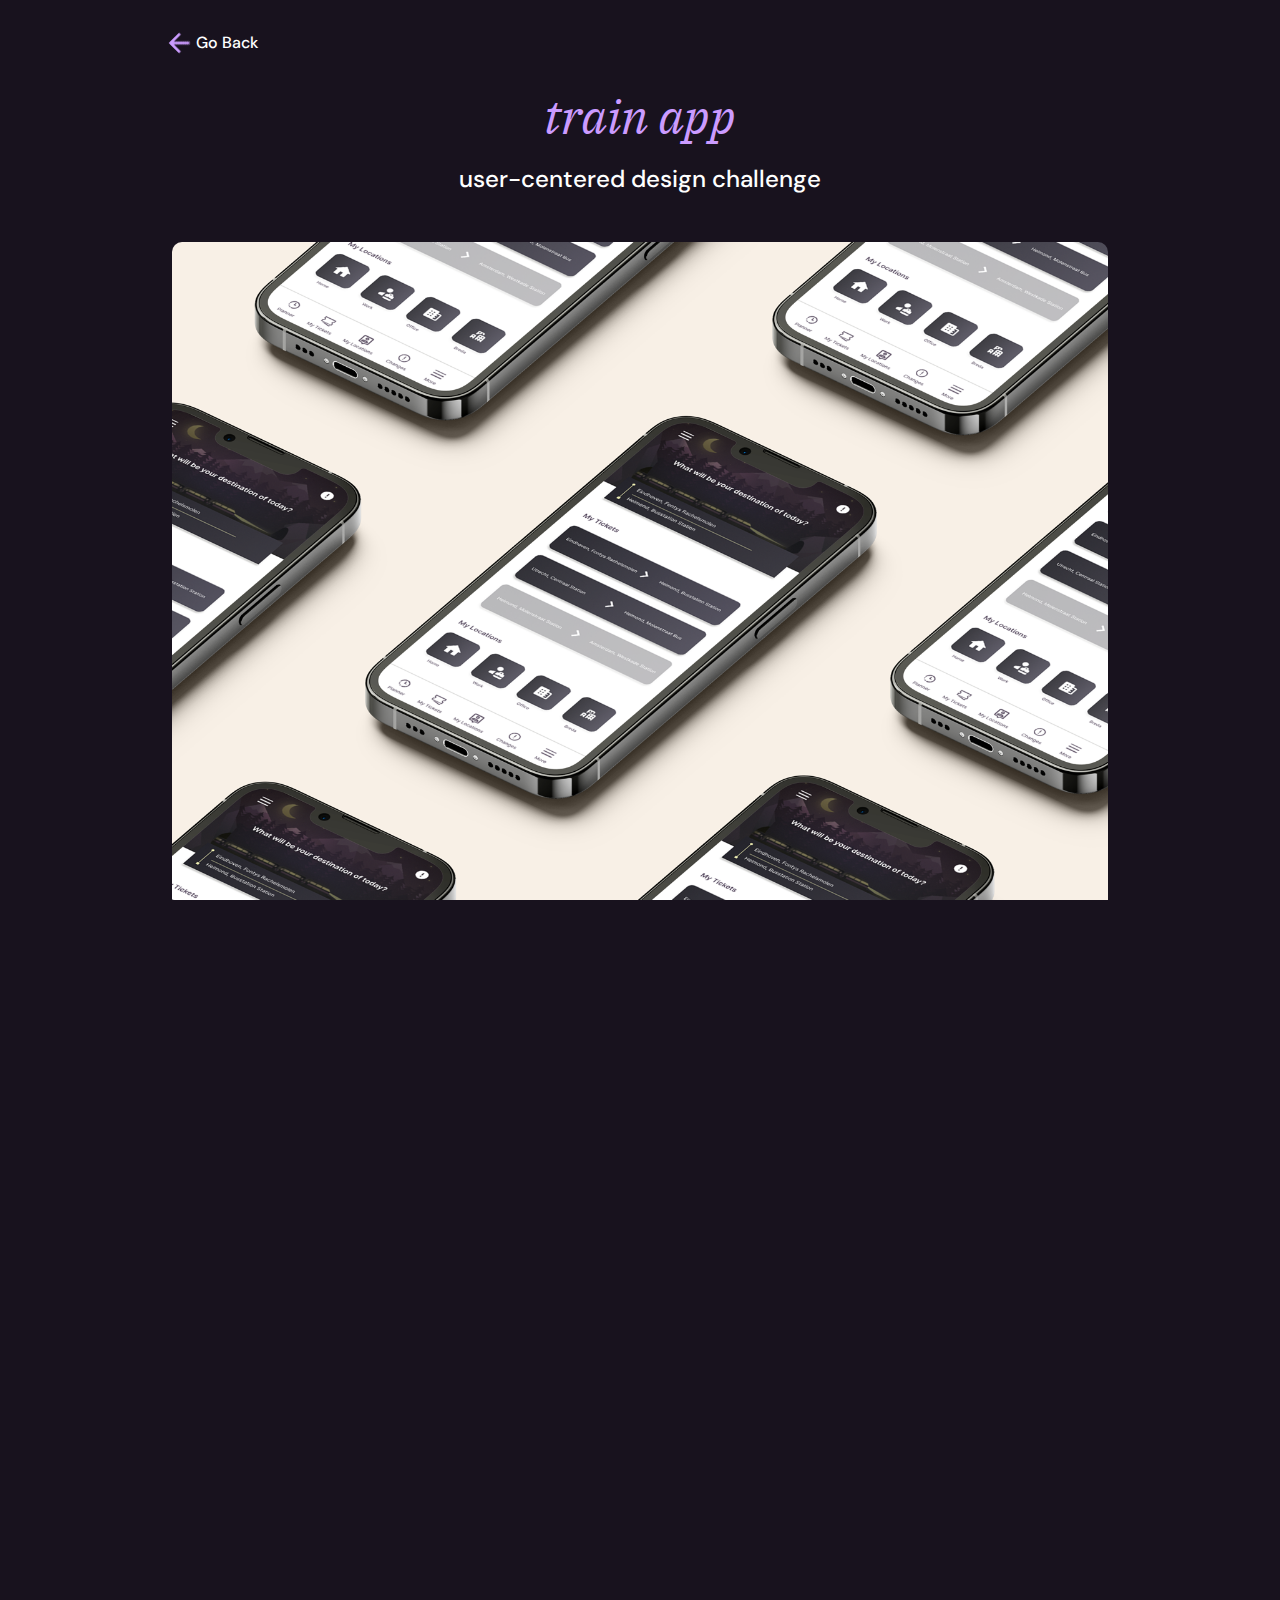
<file: project-train-app.html>
<!DOCTYPE html>
<html lang="en">
  <head>
    <meta charset="UTF-8" />
    <meta name="viewport" content="width=device-width, initial-scale=1.0" />
    <link rel="stylesheet" href="assets/css/project.css" />

    <link rel="preconnect" href="https://fonts.googleapis.com" />
    <link rel="preconnect" href="https://fonts.gstatic.com" crossorigin />
    <link
      href="https://fonts.googleapis.com/css2?family=DM+Sans:ital,opsz,wght@0,9..40,100..1000;1,9..40,100..1000&family=IBM+Plex+Serif:ital@0;1&family=Open+Sans:ital,wght@0,300..800;1,300..800&display=swap"
      rel="stylesheet"
    />
    <title>Train App Project</title>
  </head>

  <body>
    <div class="project-container">
      <a href="index.html" class="back-button" onclick="goBack(event)">
        <img src="components/Arrow.png" alt="Back Arrow" /> Go Back
      </a>

      <div class="project-header">
        <span>train app</span>
        <h3>user-centered design challenge</h3>

        <img
          src="components/Projects_Train_Mobile_App.png"
          alt="Train Mobile App"
        />
      </div>

      <section class="project-description">
        <p>
          The Mobile Transport App is a UI/UX project designed to enhance the
          travel experience. This app addresses key user needs, including
          real-time updates, ticket purchasing, minimalistic design, and a
          rewards system.
        </p>
        <img
          src="components/Projects_Train_Mobile_app_final.jpg"
          alt="Train Mobile App"
        />
        <p>
          The project began with creating paper prototypes based on fixed
          personas, followed by iterative improvements guided by feedback. I
          focused on simplifying the interface and ensuring ease of navigation.
          This project was a valuable experience in user-centered design and
          iterative testing, culminating in a refined, user-friendly prototype.
        </p>
        <img
          src="components/Projects_Train_Mobile_app_iteration.jpg"
          alt="Train Mobile App"
        />
      </section>
    </div>
  </body>
</html>
</file>
<file: assets/css/style.css>
/* ========== Global Styles ========== */
* {
    margin: 0;
    padding: 0;
    box-sizing: border-box;
}

html, body {
    height: 100%;
    scroll-behavior: smooth;
}

/* ========== Body Styling ========== */
body {
    font-family: "DM Sans", sans-serif;
    font-optical-sizing: auto;
    font-weight: 500;
    font-style: normal;
    background-color: #18121e;
    position: relative;
}

/* ========== Typography ========== */
h2 {
    font-size: clamp(2.9rem, 5vw, 6rem); /* Responsive font size */
    color: white;
    font-weight: 500;
    letter-spacing: -3px;
}

.title span {
    color: #cb9bff;
    font-family: "IBM Plex Serif", serif;
    font-weight: 100;
    font-style: italic;
    font-size: clamp(1.2rem, 100rem);
}

.portfolio-content span {
    color: #cb9bff;
    font-family: "IBM Plex Serif", serif;
    font-weight: 100;
    font-style: italic;
    font-size: clamp(1.2rem, 100rem);

}

.subtitle {
    font-size: 1rem; letter-spacing: 0px; margin-top: -25px
}

.subtitle span {
    color: #cb9bff;
    font-family: "IBM Plex Serif", serif;
    font-weight: 100;
    font-style: italic;

}

/* ========== Links ========== */
a {
    text-decoration: none;
    color: inherit;
}

::selection {
    color: white;
    background: #cb9bff;
  }
  

/* ========== Logo Section ========== */
.logo {
    width: 100%;
    height: 30vh;
    padding-top: 18rem;
    display: flex;
    justify-content: center;
    align-items: center;
    padding-bottom: 7rem;
}

/* ========== Container ========== */
.container {
    width: 100%;
    max-width: 1600px;
    margin: 0 auto;
    display: flex;
    flex-direction: column;
    align-items: center;
}

/* ========== Header Container ========== */
.header-container {
    display: flex;
    flex-direction: column;
    align-items: center;
    text-align: center;
    gap: 40px;
}

/* ========== Buttons Styling ========== */
.buttons-container {
    display: flex;
    flex-direction: row;
    gap: 15px;
    padding-bottom: 10rem;
}

.custom-button {
    font-family: "DM Sans", sans-serif;
    font-weight: 500;
    font-size: 16px;
    display: inline-flex;
    align-items: center;
    justify-content: center;
    text-decoration: none;
    color: white;
    background-color: transparent;
    border: 2px solid #a992f7;
    border-radius: 30px;
    padding: 15px 35px;
    position: relative;
    transition: transform 0.3s ease;
}

.custom-button:hover {
    transform: translateY(-5px);
}

.custom-button img {
    margin-left: 10px;
}

.arrow-icon {
    width: 12px;
    height: 12px;
}

/* ========== Portfolio Section ========== */
.portfolio-content {
    width: 1000px;
}

.portfolio-content span {
    font-size: 3rem;
}

.portfolio-content h3 {
    color: white;
    font-weight: 500;
    font-size: 1.5rem;
    padding-top: 1rem;
}

/* ========== Grid Container ========== */
.grid-container {
    display: grid;
    grid-template-columns: repeat(3, 1fr);
    gap: 3rem;
    margin-top: 4rem;
    max-width: 1000px;
}

.grid-item {
    background-color: #1a1a1a;
    border-radius: 10px;
    overflow: hidden;
    text-align: center;
    padding: 2rem;
    display: flex;
    flex-direction: column;
    justify-content: space-between;
    position: relative;
    height: 400px;
    transition: transform 0.3s ease;
    --offset-y: 0px;
    transform: translateY(var(--offset-y));
    cursor: pointer; /* Make the card feel interactive */

}



/* ========== Overlay ========== */
.overlay {
    position: absolute;
    top: 0;
    left: 0;
    width: 100%;
    height: 100%;
    background-color: rgba(0, 0, 0, 0.5);z-index: 1;
    transition: background-color 0.3s ease;
}

.grid-item:hover .overlay {
    background-color: rgba(0, 0, 0, 0.3);
}

/* Make the whole card clickable */
.card-link {
    text-decoration: none; /* Remove underline from links */
    color: inherit; /* Inherit the text color */
    display: block; /* Make the entire card clickable */
    position: relative; /* Ensure no layout shifts */
}

/* ========== Project Name Styling ========== */

.project-name {
    position: absolute;
    bottom: 1rem;
    z-index: 2;
    font-size: 1.4rem;
    font-weight: bold;
    color: white;
    text-align: left;
    display: inline-flex;
    align-items: center;
    transition: color .3s ease-in-out, box-shadow .3s ease-in-out;
    padding: 0 .25rem;

}

.project-name::after {
    content: attr(data-hover);
    position: absolute;
    width: 100%;
    opacity: 0;
    color: #fff;
    align-items: center;
    transition: opacity 0.3s ease, transform 0.3s ease;
}

.grid-item:hover .project-name::after {
    opacity: 1;
    transform: translateY(0); /* Slide into view */
}

.grid-item:hover .project-name {
    color: transparent; /* Hide text */
    box-shadow: inset 100px 0 0 0 #cb9bff; /* Purple box appears */
}

.project-name a {
    display: inline-flex;
    align-items: center;
    text-decoration: none;
    font-size: 1.4rem;
    font-weight: bold;
    color: white;
    box-shadow: inset 0 0 0 0 #bf83ff;
    margin: 0 0.7rem;
    padding: 0 0.25rem;
    transition: color 0.3s ease-in-out, box-shadow 0.3s ease-in-out;
    position: relative;
}

.project-name a::after {
    content: attr(data-hover); /* Use the value of the data-hover attribute */
    position: absolute;
    width: 100%;
    opacity: 0;
    color: #fff;
    align-items: center;
    transition: opacity 0.3s ease, transform 0.3s ease;
    transform: translateY(10px); /* Add transform to animate in */
    
}

.project-name a:hover::after,
.grid-item:hover .project-name a::after {
    opacity: 1;
    transform: translateY(0);
}

.project-name a:hover,
.grid-item:hover .project-name a {
    color: transparent; /* Hide the original text */
    box-shadow: inset 100px 0 0 0 #cb9bff;
}

.project-name p {
    font-size: 1.4rem;
    color: white;
    font-weight: bold;
    margin: 0;
    /* Remove extra spacing */
}



/* ========== Image Styling ========== */
.grid-item img {
    position: absolute;
    top: 0;
    left: 0;
    width: 100%;
    height: 100%;
    object-fit: cover;
    transition: transform 0.3s ease;
}

.grid-item:hover img {
    transform: scale(1.1);
    transition: transform 0.3s ease;

}

/* ========== About Me Section ========== */
.aboutme-content {
    width: 100%;
    max-width: 1000px;
    margin: 15rem auto 8rem;
    text-align: center;
}

.aboutme-content span {
    font-size: 3rem;
    color: #cb9bff;
    font-family: "IBM Plex Serif", serif;
    font-weight: 100;
    font-style: italic;
}

.aboutme-content h3 {
    color: white;
    font-weight: 500;
    font-size: 1.5rem;
    margin-top: 1rem;
}

.tags {
    position: absolute;
    z-index: 2;
    text-align: left;
}

.tags p {
    font-size: 0.9rem;
    color: white;
    margin: 0.2rem 0;
}

/* ========== About Me Container ========== */
.aboutme-container {
    display: flex;
    align-items: center;
    justify-content: center;
    gap: 4rem;
    margin-top: 4rem;
}

/* ========== Profile Image Styling ========== */
.profile-image {
    flex-shrink: 0;
    width: 200px;
    height: 200px;
    overflow: hidden;
}

.profile-image img {
    width: 100%;
    height: 100%;
    object-fit: cover;
}

/* ========== About Me Text Styling ========== */
.aboutme-text {
    max-width: 800px;
    color: white;
    font-size: 1rem;
    line-height: 1.8;
    font-family: "Open Sans", sans-serif;
    font-weight: 100;
    text-align: left;
}

/* ========== Contact Section ========== */
.contact-content {
    width: 100%;
    max-width: 1000px;
    text-align: center;
}

.contact-content span {
    font-size: 3rem;
    color: #cb9bff;
    font-family: "IBM Plex Serif", serif;
    font-weight: 100;
    font-style: italic;
}

.contact-content h3 {
    color: white;
    font-weight: 500;
    font-size: 1.5rem;
    margin-top: 1rem;
}

/* ========== Contact Buttons ========== */
.contact-container {
    display: flex;
    align-items: center;
    justify-content: center;
    gap: 4rem;
    margin-top: 4rem;
}

/* ========== Tooltip Styling ========== */
.tooltip {
    position: absolute;
    bottom: 100%;
    left: 50%;
    transform: translateX(-50%);
    background-color: rgba(0, 0, 0, 0.8);
    color: white;
    font-size: 0.8rem;
    padding: 0.5rem 1rem;
    border-radius: 5px;
    white-space: nowrap;
    opacity: 0;
    visibility: hidden;
    transition: opacity 0.3s ease, visibility 0.3s ease;
    z-index: 10;
    margin-bottom: 1rem;
    cursor: pointer;
    display: flex;
    align-items: center;
    gap: 0.5rem;
}

.tooltip img.clipboard-icon {
    width: 16px;
    height: 16px;
    opacity: 0.8;
}

.tooltip:hover img.clipboard-icon {
    opacity: 1;
}

.custom-button:hover .tooltip {
    opacity: 1;
    visibility: visible;
}

.custom-button {
    position: relative;
    z-index: 1;
}

/* ========== Grid Animation for Portfolio ========== */
@keyframes fadeIn {
    from {
        opacity: 0;
        transform: translateY(20px);
    }
    to {
        opacity: 1;
        transform: translateY(0);
    }
}

/* Offset per columns - Target <a> elements */
.card-link:nth-child(3n + 1) .grid-item {
    --offset-y: 0px;
}

.card-link:nth-child(3n + 2) .grid-item {
    --offset-y: 3rem;
}

.card-link:nth-child(3n) .grid-item {
    --offset-y: 6rem;
}


/* Initial hidden state+fade */
.fade-in-column {
    opacity: 0;
    transform: translateY(20px); /* Start slightly lower */
    transition: opacity 0.8s ease, transform 0.8s ease;
}
.fade-in-column.visible {
    opacity: 1;
    transform: translateY(0); /* Reset position */
}

/* Media Query for Small Screens */
@media (max-width: 600px) {
    .logo img {
        width: 100px; /* Smaller size for mobile screens */
    }
    .portfolio-content h3,
    .aboutme-content h3,
    .contact-content h3 {
        font-size: 1.2rem;
    }
    .grid-container {
        display: grid;
        grid-template-columns: 1fr;
        padding: 0px 310px;  
        }
        .card-link:nth-child(3n + 1) .grid-item,
        .card-link:nth-child(3n + 2) .grid-item,
        .card-link:nth-child(3n) .grid-item {
            --offset-y: 0px;      /* grid-row-gap: 100px; */
        }
}

@media (max-width: 1200px) {
    .logo img {
        width: 120px; /* Even smaller size for very narrow screens */
    }
    html, body {
        height: 100%;
        scroll-behavior: smooth;
        overflow-x: hidden;
    }
}

@media (max-width: 900px) {
    .aboutme-container {
        flex-direction: column
    }
    .aboutme-content {
        margin: 15rem auto 10rem;
    }
    .grid-container {
        display: grid;
        grid-template-columns: 1fr;
        padding: 0px 310px;  
        }
        .card-link:nth-child(3n + 1) .grid-item,
        .card-link:nth-child(3n + 2) .grid-item,
        .card-link:nth-child(3n) .grid-item {
            --offset-y: 0px;      /* grid-row-gap: 100px; */
        }
    .aboutme-text {
        text-align: center;
        width: 100%;
        max-width: 360px;
        }
    .buttons-container {
        flex-direction: column
    }
}
</file>
<file: assets/css/project.css>
/* CSS Reset */

* {
    margin: 0;
    padding: 0;
    box-sizing: border-box;
}

html,
body {
    height: 100%;
    overflow-x: hidden;
}


/* Body CSS */

body {
    font-family: "DM Sans", sans-serif;
    font-optical-sizing: auto;
    font-weight: 500;
    font-style: normal;
    background-color: #18121e;
    position: relative;
    /* background: rgb(55,31,79);
background: radial-gradient(circle, rgba(55,31,79,1) 0%, rgba(24,18,30,1) 100%); */
}

a {
    text-decoration: none;
    color: inherit;
}

span {
    color: #cb9bff;
    font-family: "IBM Plex Serif", serif;
    font-weight: 100;
    font-style: italic;
}


/* Project Page Container */

.project-container {
    max-width: 1200px;
    margin: 0 auto;
    padding: 2rem;
    font-family: "DM Sans", sans-serif;
    color: white;
    background-color: #18121e;
}


/* Back Button */

.back-button {
    display: inline-flex;
    align-items: center;
    text-decoration: none;
    color: white;
    font-size: 1rem;
    gap: 0.5rem;
    margin-bottom: 2rem;
    transition: color 0.3s ease;
}

.back-button img {
    width: 16px;
    height: 16px;
    transform: rotate(225deg);
    /* Flip the arrow */
}

.back-button:hover {
    color: #cb9bff;
    /* Subtle color change */
}

.project-container {
    width: 1000px;
}

.project-header span {
    font-size: 3rem;
}

.project-header h3 {
    color: white;
    font-weight: 500;
    font-size: 1.5rem;
    padding-top: 1rem;
}


/* Header Styling */

.project-header {
    text-align: center;
    margin-bottom: 2rem;
}

.project-header h1 {
    font-size: 2.5rem;
    color: #cb9bff;
    margin-bottom: 1rem;
}

.project-header img {
    width: 100%;
    border-radius: 10px;
    object-fit: cover;
    margin-top: 3rem;
}

.project-header span {
    font-size: 3rem;
    font-weight: 400;
    font-style: italic;
}


/* Project Description Section */

.project-description {
    font-size: 1rem;
    line-height: 1.8;
}

.project-description p {
    margin-bottom: 2rem;
}

.project-description img {
    width: 100%;
    margin-bottom: 2rem;
    border-radius: 10px;
    object-fit: cover;
}


/* Buttons Container */

.buttons-container {
    display: flex;
    flex-direction: row;
    /* Arrange buttons in a row */
    gap: 15px;
    /* Spacing between buttons */
    padding-bottom: 5rem;
}

.custom-button {
    font-family: "DM Sans", sans-serif;
    font-optical-sizing: auto;
    font-weight: 500;
    font-style: normal;
    font-size: 16px;
    display: inline-flex;
    align-items: center;
    justify-content: center;
    text-decoration: none;
    color: white;
    /* Text color */
    background-color: transparent;
    border: 2px solid #a992f7;
    /* Light purple border */
    border-radius: 30px;
    padding: 15px 35px;
    position: relative;
    transition: transform 0.3s ease;
    /* Smooth transition only for relevant properties */
}

.custom-button:hover {
    transform: translateY(-5px);
    /* Smooth upward movement */
}

.custom-button img {
    margin-left: 10px;
    /* Spacing between text and arrow */
}

.arrow-icon {
    width: 12px;
    height: 12px;
}


/* Responsive Styles */


/* For devices with a maximum width of 768px (Tablets and smaller screens) */

@media (max-width: 768px) {
    .project-container {
        padding: 1rem;
        width: 100%;
    }
    .project-header h1 {
        font-size: 2rem;
    }
    .project-header span {
        font-size: 2rem;
    }
    .project-header h3 {
        font-size: 1.2rem;
    }
    .project-header img {
        margin-top: 2rem;
    }
    .buttons-container {
        flex-direction: column;
        gap: 10px;
    }
    .custom-button {
        padding: 10px 20px;
        font-size: 14px;
    }
}


/* For devices with a maximum width of 480px (Mobile phones) */

@media (max-width: 480px) {
    .back-button {
        font-size: 0.9rem;
        gap: 0.3rem;
    }
    .project-header h1 {
        font-size: 1.8rem;
    }
    .project-header span {
        font-size: 1.5rem;
    }
    .project-header h3 {
        font-size: 1rem;
    }
    .buttons-container {
        gap: 5px;
    }
    .custom-button {
        padding: 8px 16px;
        font-size: 12px;
    }
    .project-description p {
        font-size: 0.9rem;
        line-height: 1.6;
    }
    .project-description img {
        margin-bottom: 1rem;
    }
}
</file>
